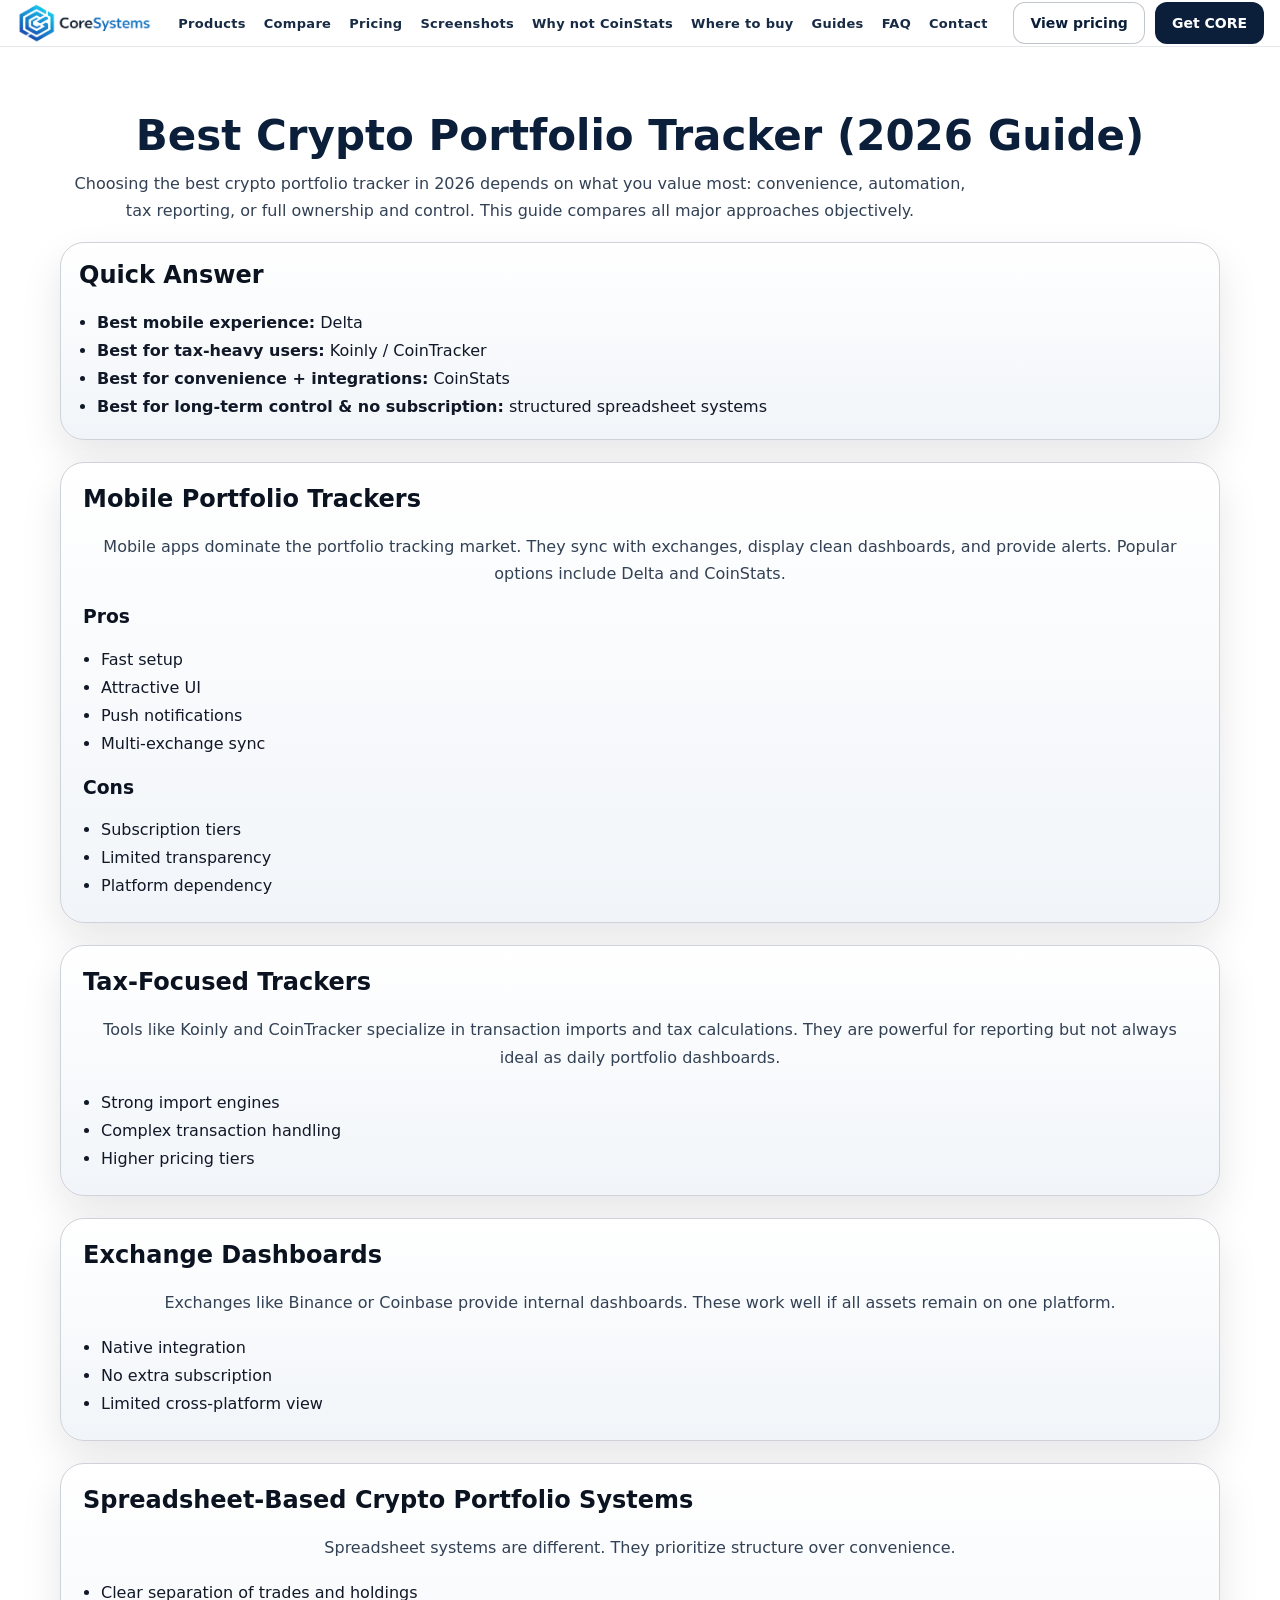
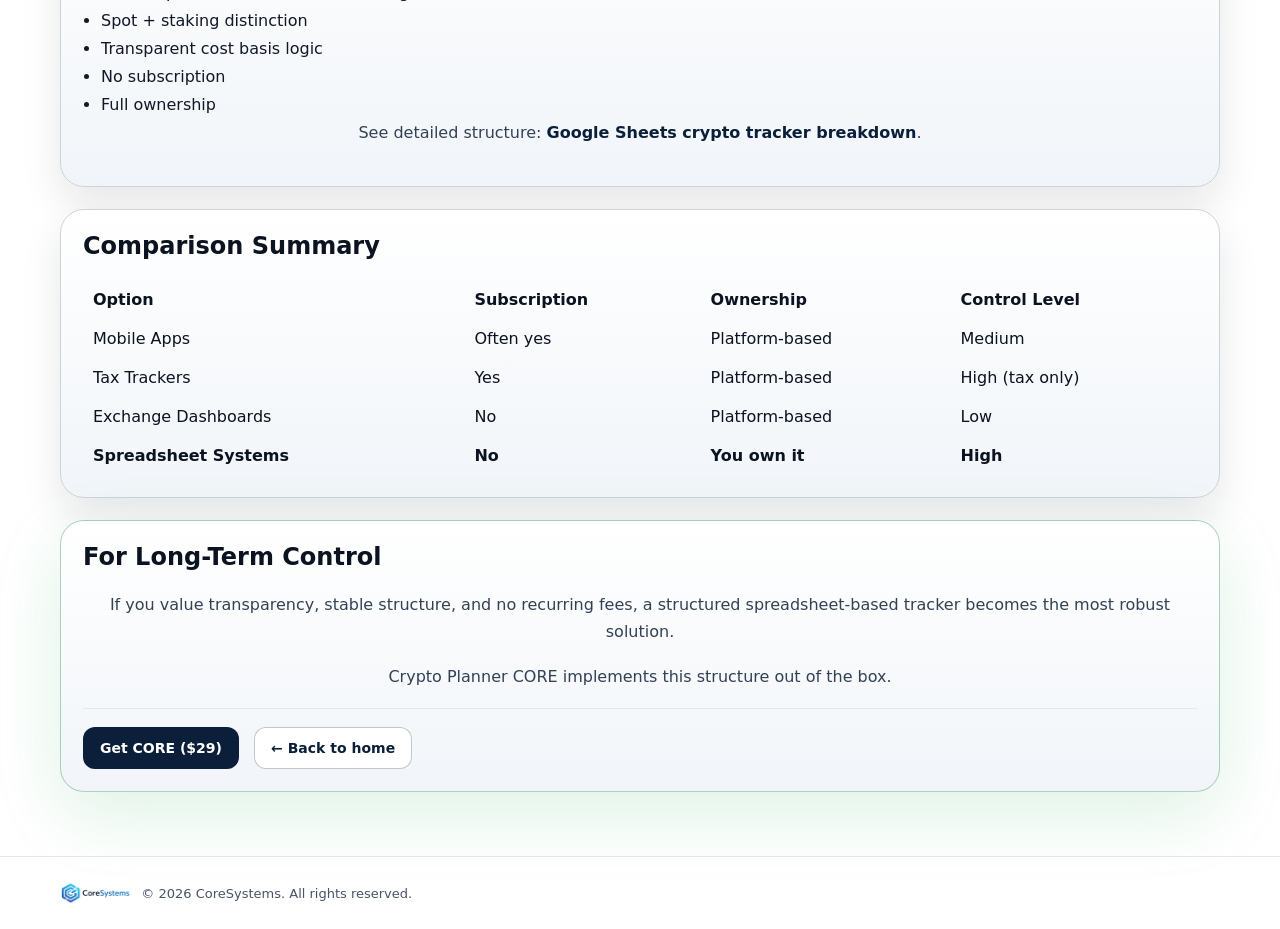
<file: best-crypto-portfolio-tracker/index.html>
<!doctype html>
<html lang="en">
<head>
<meta charset="utf-8"/>
<meta name="viewport" content="width=device-width, initial-scale=1"/>

<title>Best Crypto Portfolio Tracker (2026) — Apps vs Exchanges vs Sheets</title>
<meta name="description" content="Best crypto portfolio tracker in 2026. Compare Delta, CoinStats, Koinly, exchange dashboards and spreadsheet systems. Track spot + staking without subscriptions.">
<link rel="canonical" href="https://www.mycryptoplanner.com/best-crypto-portfolio-tracker/">

<link rel="icon" href="/favicon.ico" sizes="any">
<link rel="icon" type="image/png" sizes="32x32" href="/favicon.png">
<link rel="apple-touch-icon" sizes="180x180" href="/favicon.png">
<meta name="theme-color" content="#0b1f3a">

<link href="https://fonts.googleapis.com/css2?family=Cinzel:wght@600;700&family=Cormorant+Garamond:wght@600;700&display=swap" rel="stylesheet">
<link rel="stylesheet" href="/styles.css?v=20260304b">
</head>

<body>

<header class="topbar">
  <div class="container topbar-inner">
    <a class="brand" href="/" aria-label="Home">
      <img src="/assets/coresystems.png" alt="CoreSystems logo">
    </a>

    <nav class="nav" aria-label="Main navigation">
      <a href="/#products">Products</a>
      <a href="/#compare">Compare</a>
      <a href="/#pricing">Pricing</a>
      <a href="/#screens">Screenshots</a>
      <a href="/#why">Why not CoinStats</a>
      <a href="/#where">Where to buy</a>
      <a href="/#guides">Guides</a>
      <a href="/#faq">FAQ</a>
      <a href="/#contact">Contact</a>
    </nav>

    <div class="top-ctas">
      <a class="btn btn-ghost" href="/#pricing">View pricing</a>
      <a class="btn btn-primary" href="/#pricing">Get CORE</a>
    </div>
  </div>
</header>

<section class="section">
  <div class="container reveal">

    <h1 class="h2" style="font-size:42px;">Best Crypto Portfolio Tracker (2026 Guide)</h1>

    <p class="p" style="max-width:920px;">
      Choosing the best crypto portfolio tracker in 2026 depends on what you value most:
      convenience, automation, tax reporting, or full ownership and control.
      This guide compares all major approaches objectively.
    </p>

    <div class="boxframe" style="margin-top:18px;padding:18px;">
      <h2 style="margin-top:0;">Quick Answer</h2>
      <ul class="ul">
        <li><strong>Best mobile experience:</strong> Delta</li>
        <li><strong>Best for tax-heavy users:</strong> Koinly / CoinTracker</li>
        <li><strong>Best for convenience + integrations:</strong> CoinStats</li>
        <li><strong>Best for long-term control & no subscription:</strong> structured spreadsheet systems</li>
      </ul>
    </div>

    <div class="boxframe" style="margin-top:22px;padding:22px;">
      <h2 style="margin-top:0;">Mobile Portfolio Trackers</h2>
      <p class="p">
        Mobile apps dominate the portfolio tracking market. They sync with exchanges, display clean dashboards, and provide alerts.
        Popular options include Delta and CoinStats.
      </p>

      <h3>Pros</h3>
      <ul class="ul">
        <li>Fast setup</li>
        <li>Attractive UI</li>
        <li>Push notifications</li>
        <li>Multi-exchange sync</li>
      </ul>

      <h3>Cons</h3>
      <ul class="ul">
        <li>Subscription tiers</li>
        <li>Limited transparency</li>
        <li>Platform dependency</li>
      </ul>
    </div>

    <div class="boxframe" style="margin-top:22px;padding:22px;">
      <h2 style="margin-top:0;">Tax-Focused Trackers</h2>
      <p class="p">
        Tools like Koinly and CoinTracker specialize in transaction imports and tax calculations.
        They are powerful for reporting but not always ideal as daily portfolio dashboards.
      </p>
      <ul class="ul">
        <li>Strong import engines</li>
        <li>Complex transaction handling</li>
        <li>Higher pricing tiers</li>
      </ul>
    </div>

    <div class="boxframe" style="margin-top:22px;padding:22px;">
      <h2 style="margin-top:0;">Exchange Dashboards</h2>
      <p class="p">
        Exchanges like Binance or Coinbase provide internal dashboards. These work well if all assets remain on one platform.
      </p>
      <ul class="ul">
        <li>Native integration</li>
        <li>No extra subscription</li>
        <li>Limited cross-platform view</li>
      </ul>
    </div>

    <div class="boxframe" style="margin-top:22px;padding:22px;">
      <h2 style="margin-top:0;">Spreadsheet-Based Crypto Portfolio Systems</h2>
      <p class="p">Spreadsheet systems are different. They prioritize structure over convenience.</p>
      <ul class="ul">
        <li>Clear separation of trades and holdings</li>
        <li>Spot + staking distinction</li>
        <li>Transparent cost basis logic</li>
        <li>No subscription</li>
        <li>Full ownership</li>
      </ul>
      <p class="p">
        See detailed structure:
        <a href="/google-sheets-crypto-tracker/">Google Sheets crypto tracker breakdown</a>.
      </p>
    </div>

    <div class="boxframe" style="margin-top:22px;padding:22px;">
      <h2 style="margin-top:0;">Comparison Summary</h2>
      <div style="overflow:auto;">
        <table style="width:100%; border-collapse:collapse;">
          <tr>
            <th style="padding:10px;text-align:left;">Option</th>
            <th style="padding:10px;text-align:left;">Subscription</th>
            <th style="padding:10px;text-align:left;">Ownership</th>
            <th style="padding:10px;text-align:left;">Control Level</th>
          </tr>
          <tr>
            <td style="padding:10px;">Mobile Apps</td>
            <td style="padding:10px;">Often yes</td>
            <td style="padding:10px;">Platform-based</td>
            <td style="padding:10px;">Medium</td>
          </tr>
          <tr>
            <td style="padding:10px;">Tax Trackers</td>
            <td style="padding:10px;">Yes</td>
            <td style="padding:10px;">Platform-based</td>
            <td style="padding:10px;">High (tax only)</td>
          </tr>
          <tr>
            <td style="padding:10px;">Exchange Dashboards</td>
            <td style="padding:10px;">No</td>
            <td style="padding:10px;">Platform-based</td>
            <td style="padding:10px;">Low</td>
          </tr>
          <tr>
            <td style="padding:10px;"><strong>Spreadsheet Systems</strong></td>
            <td style="padding:10px;"><strong>No</strong></td>
            <td style="padding:10px;"><strong>You own it</strong></td>
            <td style="padding:10px;"><strong>High</strong></td>
          </tr>
        </table>
      </div>
    </div>

    <div class="boxframe boxframe-price" style="margin-top:22px;padding:22px;">
      <h2 style="margin-top:0;">For Long-Term Control</h2>
      <p class="p">
        If you value transparency, stable structure, and no recurring fees,
        a structured spreadsheet-based tracker becomes the most robust solution.
      </p>
      <p class="p">Crypto Planner CORE implements this structure out of the box.</p>
      <div class="hr"></div>
      <a class="btn btn-primary" href="/#pricing">Get CORE ($29)</a>
      <a class="btn btn-ghost" href="/" style="margin-left:10px;">← Back to home</a>
    </div>

  </div>
</section>

<footer class="footer">
  <div class="container footer-inner">
    <div style="display:flex; gap:10px; align-items:center;">
      <img src="/assets/coresystems.png" alt="CoreSystems">
      <div>© 2026 CoreSystems. All rights reserved.</div>
    </div>
  </div>
</footer>

<script>
(function(){
  const prefersReduced = window.matchMedia && window.matchMedia('(prefers-reduced-motion: reduce)').matches;
  const els = Array.from(document.querySelectorAll('.reveal'));
  if (!els.length) return;
  if (prefersReduced || !('IntersectionObserver' in window)){
    els.forEach(el => el.classList.add('is-in'));
    return;
  }
  const io = new IntersectionObserver((entries)=>{
    entries.forEach(e=>{ if(e.isIntersecting){ e.target.classList.add('is-in'); io.unobserve(e.target); } });
  }, {threshold: 0.12});
  els.forEach(el=>io.observe(el));
})();
</script>

</body>
</html>
</file>
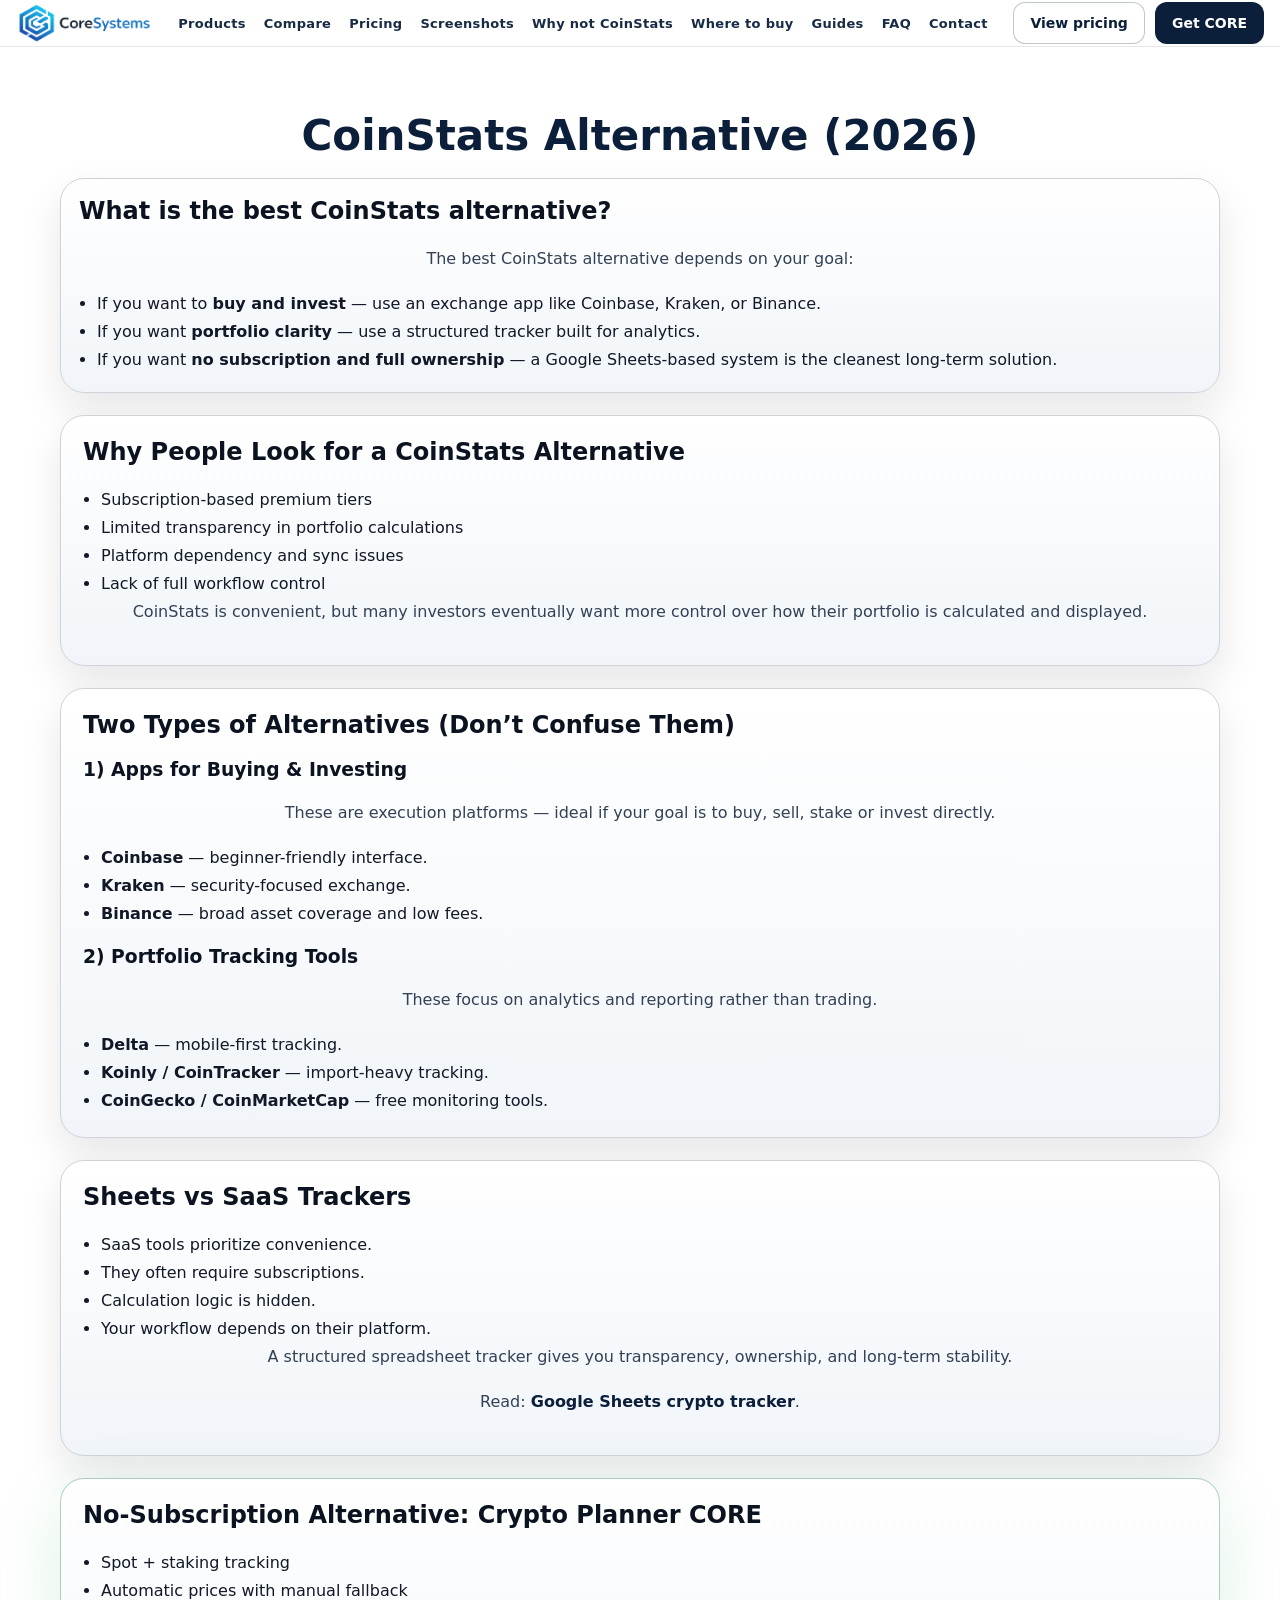
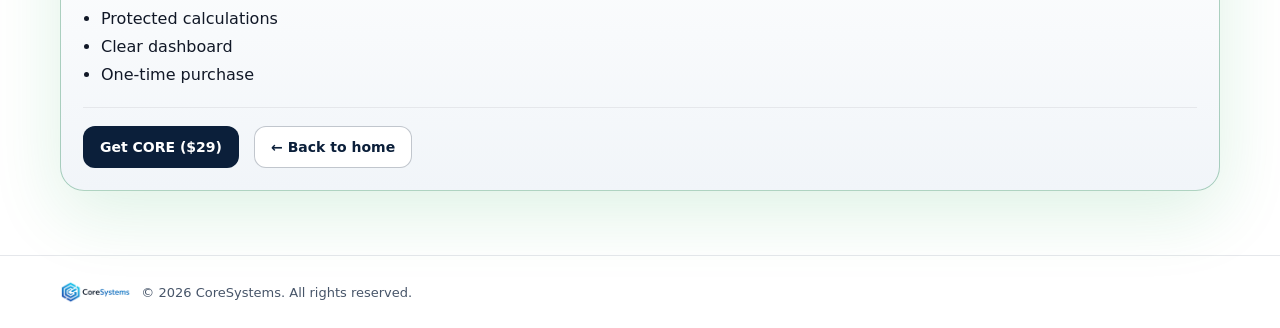
<file: coinstats-alternative/index.html>
<!doctype html>
<html lang="en">
<head>
  <meta charset="utf-8"/>
  <meta name="viewport" content="width=device-width, initial-scale=1"/>

  <title>Best CoinStats Alternative (2026) — No Subscription, Full Control</title>
  <meta name="description" content="Best CoinStats alternative in 2026. Compare portfolio trackers and investing apps. Avoid subscriptions and track spot + staking with full ownership.">
  <link rel="canonical" href="https://www.mycryptoplanner.com/coinstats-alternative/">

  <link rel="icon" href="/favicon.ico" sizes="any">
  <link rel="icon" type="image/png" sizes="32x32" href="/favicon.png">
  <link rel="apple-touch-icon" sizes="180x180" href="/favicon.png">
  <meta name="theme-color" content="#0b1f3a">

  <link href="https://fonts.googleapis.com/css2?family=Cinzel:wght@600;700&family=Cormorant+Garamond:wght@600;700&display=swap" rel="stylesheet">
  <link rel="stylesheet" href="/styles.css?v=20260304b">
</head>

<body>

<header class="topbar">
  <div class="container topbar-inner">
    <a class="brand" href="/" aria-label="Home">
      <img src="/assets/coresystems.png" alt="CoreSystems logo">
    </a>

    <nav class="nav" aria-label="Main navigation">
      <a href="/#products">Products</a>
      <a href="/#compare">Compare</a>
      <a href="/#pricing">Pricing</a>
      <a href="/#screens">Screenshots</a>
      <a href="/#why">Why not CoinStats</a>
      <a href="/#where">Where to buy</a>
      <a href="/#guides">Guides</a>
      <a href="/#faq">FAQ</a>
      <a href="/#contact">Contact</a>
    </nav>

    <div class="top-ctas">
      <a class="btn btn-ghost" href="/#pricing">View pricing</a>
      <a class="btn btn-primary" href="/#pricing">Get CORE</a>
    </div>
  </div>
</header>

<section class="section">
  <div class="container reveal">

    <h1 class="h2" style="font-size:42px;">CoinStats Alternative (2026)</h1>

    <div class="boxframe" style="margin-top:18px; padding:18px;">
      <h2 style="margin-top:0;">What is the best CoinStats alternative?</h2>
      <p class="p">The best CoinStats alternative depends on your goal:</p>
      <ul class="ul">
        <li>If you want to <strong>buy and invest</strong> — use an exchange app like Coinbase, Kraken, or Binance.</li>
        <li>If you want <strong>portfolio clarity</strong> — use a structured tracker built for analytics.</li>
        <li>If you want <strong>no subscription and full ownership</strong> — a Google Sheets-based system is the cleanest long-term solution.</li>
      </ul>
    </div>

    <div class="boxframe" style="margin-top:22px; padding:22px;">
      <h2 style="margin-top:0;">Why People Look for a CoinStats Alternative</h2>
      <ul class="ul">
        <li>Subscription-based premium tiers</li>
        <li>Limited transparency in portfolio calculations</li>
        <li>Platform dependency and sync issues</li>
        <li>Lack of full workflow control</li>
      </ul>
      <p class="p">
        CoinStats is convenient, but many investors eventually want more control over how their portfolio is calculated and displayed.
      </p>
    </div>

    <div class="boxframe" style="margin-top:22px; padding:22px;">
      <h2 style="margin-top:0;">Two Types of Alternatives (Don’t Confuse Them)</h2>

      <h3>1) Apps for Buying & Investing</h3>
      <p class="p">These are execution platforms — ideal if your goal is to buy, sell, stake or invest directly.</p>
      <ul class="ul">
        <li><strong>Coinbase</strong> — beginner-friendly interface.</li>
        <li><strong>Kraken</strong> — security-focused exchange.</li>
        <li><strong>Binance</strong> — broad asset coverage and low fees.</li>
      </ul>

      <h3 style="margin-top:18px;">2) Portfolio Tracking Tools</h3>
      <p class="p">These focus on analytics and reporting rather than trading.</p>
      <ul class="ul">
        <li><strong>Delta</strong> — mobile-first tracking.</li>
        <li><strong>Koinly / CoinTracker</strong> — import-heavy tracking.</li>
        <li><strong>CoinGecko / CoinMarketCap</strong> — free monitoring tools.</li>
      </ul>
    </div>

    <div class="boxframe" style="margin-top:22px; padding:22px;">
      <h2 style="margin-top:0;">Sheets vs SaaS Trackers</h2>
      <ul class="ul">
        <li>SaaS tools prioritize convenience.</li>
        <li>They often require subscriptions.</li>
        <li>Calculation logic is hidden.</li>
        <li>Your workflow depends on their platform.</li>
      </ul>
      <p class="p">A structured spreadsheet tracker gives you transparency, ownership, and long-term stability.</p>
      <p class="p">
        Read: <a href="/google-sheets-crypto-tracker/">Google Sheets crypto tracker</a>.
      </p>
    </div>

    <div class="boxframe boxframe-price" style="margin-top:22px; padding:22px;">
      <h2 style="margin-top:0;">No-Subscription Alternative: Crypto Planner CORE</h2>
      <ul class="ul">
        <li>Spot + staking tracking</li>
        <li>Automatic prices with manual fallback</li>
        <li>Protected calculations</li>
        <li>Clear dashboard</li>
        <li>One-time purchase</li>
      </ul>
      <div class="hr"></div>
      <a class="btn btn-primary" href="/#pricing">Get CORE ($29)</a>
      <a class="btn btn-ghost" href="/" style="margin-left:10px;">← Back to home</a>
    </div>

  </div>
</section>

<footer class="footer">
  <div class="container footer-inner">
    <div style="display:flex; gap:10px; align-items:center;">
      <img src="/assets/coresystems.png" alt="CoreSystems">
      <div>© 2026 CoreSystems. All rights reserved.</div>
    </div>
  </div>
</footer>

<script>
(function(){
  const prefersReduced = window.matchMedia && window.matchMedia('(prefers-reduced-motion: reduce)').matches;
  const els = Array.from(document.querySelectorAll('.reveal'));
  if (!els.length) return;
  if (prefersReduced || !('IntersectionObserver' in window)){
    els.forEach(el => el.classList.add('is-in'));
    return;
  }
  const io = new IntersectionObserver((entries)=>{
    entries.forEach(e=>{ if(e.isIntersecting){ e.target.classList.add('is-in'); io.unobserve(e.target); } });
  }, {threshold: 0.12});
  els.forEach(el=>io.observe(el));
})();
</script>

</body>
</html>
</file>
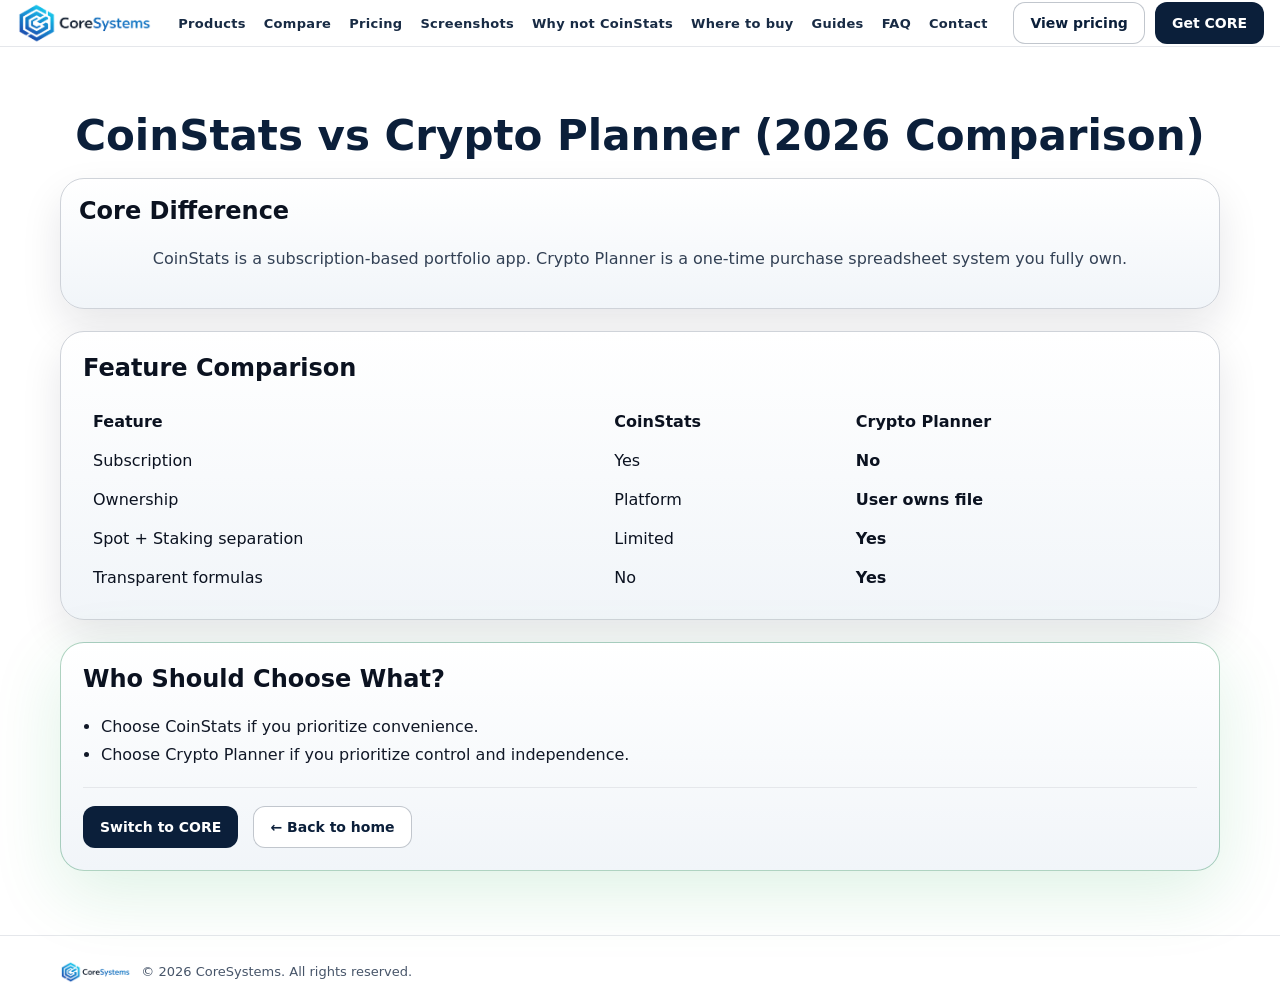
<file: coinstats-vs-crypto-planner/index.html>
<!doctype html>
<html lang="en">
<head>
<meta charset="utf-8"/>
<meta name="viewport" content="width=device-width, initial-scale=1"/>

<title>CoinStats vs Crypto Planner — Which Is Better in 2026?</title>
<meta name="description" content="CoinStats vs Crypto Planner comparison. Compare subscription costs, ownership, transparency and tracking structure.">
<link rel="canonical" href="https://www.mycryptoplanner.com/coinstats-vs-crypto-planner/">

<link rel="icon" href="/favicon.ico" sizes="any">
<link rel="icon" type="image/png" sizes="32x32" href="/favicon.png">
<link rel="apple-touch-icon" sizes="180x180" href="/favicon.png">
<meta name="theme-color" content="#0b1f3a">

<link href="https://fonts.googleapis.com/css2?family=Cinzel:wght@600;700&family=Cormorant+Garamond:wght@600;700&display=swap" rel="stylesheet">
<link rel="stylesheet" href="/styles.css?v=20260304b">
</head>

<body>

<header class="topbar">
  <div class="container topbar-inner">
    <a class="brand" href="/" aria-label="Home">
      <img src="/assets/coresystems.png" alt="CoreSystems logo">
    </a>

    <nav class="nav" aria-label="Main navigation">
      <a href="/#products">Products</a>
      <a href="/#compare">Compare</a>
      <a href="/#pricing">Pricing</a>
      <a href="/#screens">Screenshots</a>
      <a href="/#why">Why not CoinStats</a>
      <a href="/#where">Where to buy</a>
      <a href="/#guides">Guides</a>
      <a href="/#faq">FAQ</a>
      <a href="/#contact">Contact</a>
    </nav>

    <div class="top-ctas">
      <a class="btn btn-ghost" href="/#pricing">View pricing</a>
      <a class="btn btn-primary" href="/#pricing">Get CORE</a>
    </div>
  </div>
</header>

<section class="section">
  <div class="container reveal">

    <h1 class="h2" style="font-size:42px;">CoinStats vs Crypto Planner (2026 Comparison)</h1>

    <div class="boxframe" style="margin-top:18px;padding:18px;">
      <h2 style="margin-top:0;">Core Difference</h2>
      <p class="p">
        CoinStats is a subscription-based portfolio app.
        Crypto Planner is a one-time purchase spreadsheet system you fully own.
      </p>
    </div>

    <div class="boxframe" style="margin-top:22px;padding:22px;">
      <h2 style="margin-top:0;">Feature Comparison</h2>

      <div style="overflow:auto;">
        <table style="width:100%; border-collapse:collapse;">
          <tr>
            <th style="padding:10px;text-align:left;">Feature</th>
            <th style="padding:10px;text-align:left;">CoinStats</th>
            <th style="padding:10px;text-align:left;">Crypto Planner</th>
          </tr>
          <tr>
            <td style="padding:10px;">Subscription</td>
            <td style="padding:10px;">Yes</td>
            <td style="padding:10px;"><strong>No</strong></td>
          </tr>
          <tr>
            <td style="padding:10px;">Ownership</td>
            <td style="padding:10px;">Platform</td>
            <td style="padding:10px;"><strong>User owns file</strong></td>
          </tr>
          <tr>
            <td style="padding:10px;">Spot + Staking separation</td>
            <td style="padding:10px;">Limited</td>
            <td style="padding:10px;"><strong>Yes</strong></td>
          </tr>
          <tr>
            <td style="padding:10px;">Transparent formulas</td>
            <td style="padding:10px;">No</td>
            <td style="padding:10px;"><strong>Yes</strong></td>
          </tr>
        </table>
      </div>
    </div>

    <div class="boxframe boxframe-price" style="margin-top:22px;padding:22px;">
      <h2 style="margin-top:0;">Who Should Choose What?</h2>

      <ul class="ul">
        <li>Choose CoinStats if you prioritize convenience.</li>
        <li>Choose Crypto Planner if you prioritize control and independence.</li>
      </ul>

      <div class="hr"></div>
      <a class="btn btn-primary" href="/#pricing">Switch to CORE</a>
      <a class="btn btn-ghost" href="/" style="margin-left:10px;">← Back to home</a>
    </div>

  </div>
</section>

<footer class="footer">
  <div class="container footer-inner">
    <div style="display:flex; gap:10px; align-items:center;">
      <img src="/assets/coresystems.png" alt="CoreSystems">
      <div>© 2026 CoreSystems. All rights reserved.</div>
    </div>
  </div>
</footer>

<script>
(function(){
  const prefersReduced = window.matchMedia && window.matchMedia('(prefers-reduced-motion: reduce)').matches;
  const els = Array.from(document.querySelectorAll('.reveal'));
  if (!els.length) return;
  if (prefersReduced || !('IntersectionObserver' in window)){
    els.forEach(el => el.classList.add('is-in'));
    return;
  }
  const io = new IntersectionObserver((entries)=>{
    entries.forEach(e=>{ if(e.isIntersecting){ e.target.classList.add('is-in'); io.unobserve(e.target); } });
  }, {threshold: 0.12});
  els.forEach(el=>io.observe(el));
})();
</script>

</body>
</html>
</file>
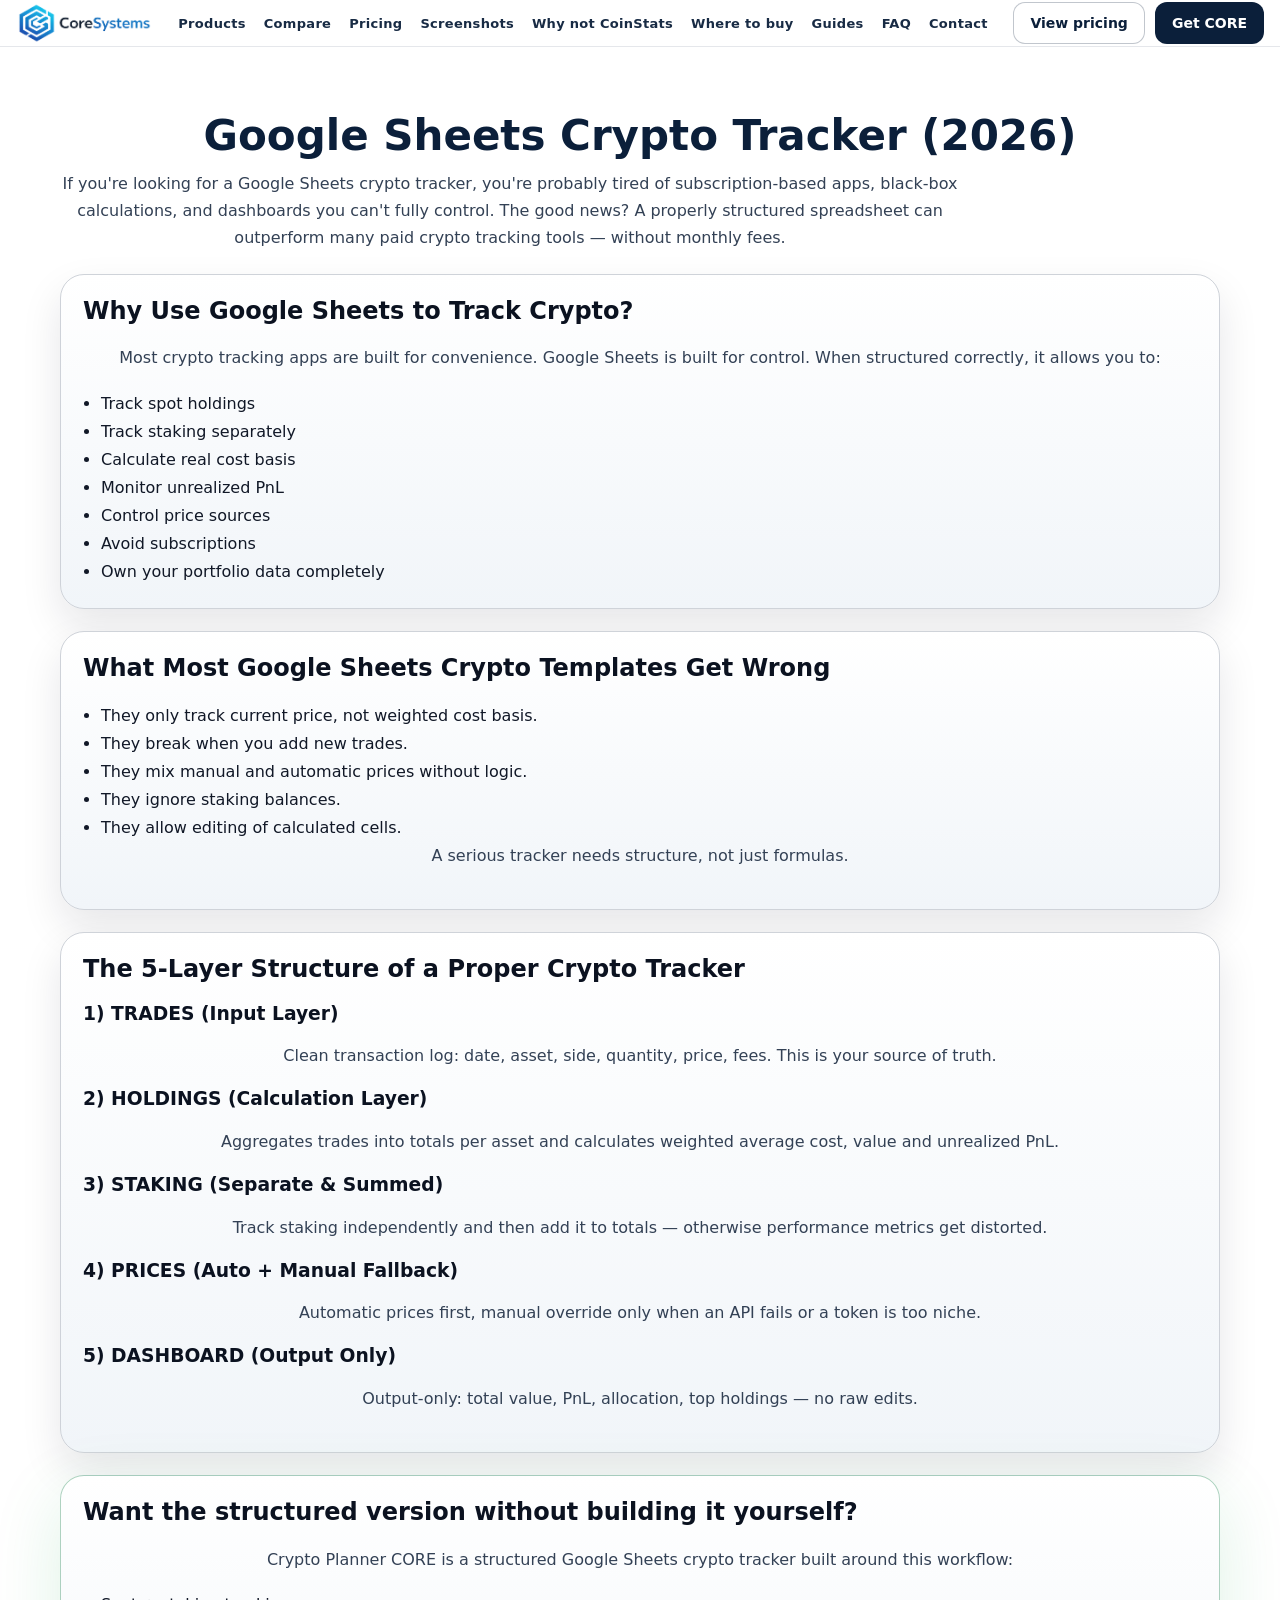
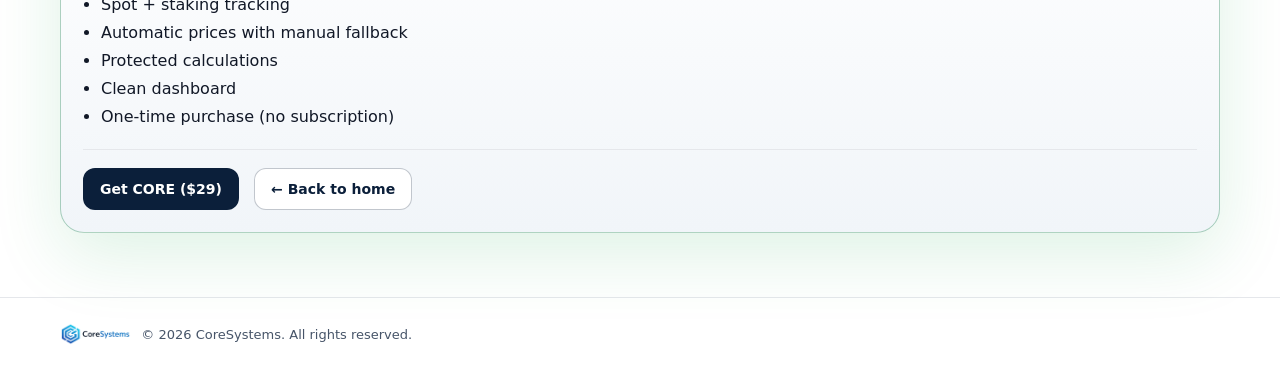
<file: google-sheets-crypto-tracker/index.html>
<!doctype html>
<html lang="en">
<head>
  <meta charset="utf-8"/>
  <meta name="viewport" content="width=device-width, initial-scale=1"/>

  <title>Google Sheets Crypto Tracker (2026) — Track Crypto Without Subscriptions</title>
  <meta name="description" content="Build a powerful Google Sheets crypto tracker with spot + staking, automatic price updates and clean cost basis. No subscriptions. Full ownership."/>
  <link rel="canonical" href="https://www.mycryptoplanner.com/google-sheets-crypto-tracker/">

  <link rel="icon" href="/favicon.ico" sizes="any">
  <link rel="icon" type="image/png" sizes="32x32" href="/favicon.png">
  <link rel="apple-touch-icon" sizes="180x180" href="/favicon.png">
  <meta name="theme-color" content="#0b1f3a">

  <link href="https://fonts.googleapis.com/css2?family=Cinzel:wght@600;700&family=Cormorant+Garamond:wght@600;700&display=swap" rel="stylesheet">
  <link rel="stylesheet" href="/styles.css?v=20260304b">
</head>

<body>

<header class="topbar">
  <div class="container topbar-inner">
    <a class="brand" href="/" aria-label="Home">
      <img src="/assets/coresystems.png" alt="CoreSystems logo">
    </a>

    <nav class="nav" aria-label="Main navigation">
      <a href="/#products">Products</a>
      <a href="/#compare">Compare</a>
      <a href="/#pricing">Pricing</a>
      <a href="/#screens">Screenshots</a>
      <a href="/#why">Why not CoinStats</a>
      <a href="/#where">Where to buy</a>
      <a href="/#guides">Guides</a>
      <a href="/#faq">FAQ</a>
      <a href="/#contact">Contact</a>
    </nav>

    <div class="top-ctas">
      <a class="btn btn-ghost" href="/#pricing">View pricing</a>
      <a class="btn btn-primary" href="/#pricing">Get CORE</a>
    </div>
  </div>
</header>

<section class="section">
  <div class="container reveal">

    <h1 class="h2" style="font-size:42px;">Google Sheets Crypto Tracker (2026)</h1>

    <p class="p" style="max-width:900px;">
      If you're looking for a Google Sheets crypto tracker, you're probably tired of subscription-based apps,
      black-box calculations, and dashboards you can't fully control. The good news? A properly structured
      spreadsheet can outperform many paid crypto tracking tools — without monthly fees.
    </p>

    <div class="boxframe" style="margin-top:22px; padding:22px;">
      <h2 style="margin-top:0;">Why Use Google Sheets to Track Crypto?</h2>
      <p class="p">
        Most crypto tracking apps are built for convenience. Google Sheets is built for control.
        When structured correctly, it allows you to:
      </p>

      <ul class="ul">
        <li>Track spot holdings</li>
        <li>Track staking separately</li>
        <li>Calculate real cost basis</li>
        <li>Monitor unrealized PnL</li>
        <li>Control price sources</li>
        <li>Avoid subscriptions</li>
        <li>Own your portfolio data completely</li>
      </ul>
    </div>

    <div class="boxframe" style="margin-top:22px; padding:22px;">
      <h2 style="margin-top:0;">What Most Google Sheets Crypto Templates Get Wrong</h2>
      <ul class="ul">
        <li>They only track current price, not weighted cost basis.</li>
        <li>They break when you add new trades.</li>
        <li>They mix manual and automatic prices without logic.</li>
        <li>They ignore staking balances.</li>
        <li>They allow editing of calculated cells.</li>
      </ul>

      <p class="p">
        A serious tracker needs structure, not just formulas.
      </p>
    </div>

    <div class="boxframe" style="margin-top:22px; padding:22px;">
      <h2 style="margin-top:0;">The 5-Layer Structure of a Proper Crypto Tracker</h2>

      <h3>1) TRADES (Input Layer)</h3>
      <p class="p">Clean transaction log: date, asset, side, quantity, price, fees. This is your source of truth.</p>

      <h3>2) HOLDINGS (Calculation Layer)</h3>
      <p class="p">Aggregates trades into totals per asset and calculates weighted average cost, value and unrealized PnL.</p>

      <h3>3) STAKING (Separate & Summed)</h3>
      <p class="p">Track staking independently and then add it to totals — otherwise performance metrics get distorted.</p>

      <h3>4) PRICES (Auto + Manual Fallback)</h3>
      <p class="p">Automatic prices first, manual override only when an API fails or a token is too niche.</p>

      <h3>5) DASHBOARD (Output Only)</h3>
      <p class="p">Output-only: total value, PnL, allocation, top holdings — no raw edits.</p>
    </div>

    <div class="boxframe boxframe-price" style="margin-top:22px; padding:22px;">
      <h2 style="margin-top:0;">Want the structured version without building it yourself?</h2>

      <p class="p">
        Crypto Planner CORE is a structured Google Sheets crypto tracker built around this workflow:
      </p>

      <ul class="ul">
        <li>Spot + staking tracking</li>
        <li>Automatic prices with manual fallback</li>
        <li>Protected calculations</li>
        <li>Clean dashboard</li>
        <li>One-time purchase (no subscription)</li>
      </ul>

      <div class="hr"></div>
      <a class="btn btn-primary" href="/#pricing">Get CORE ($29)</a>
      <a class="btn btn-ghost" href="/" style="margin-left:10px;">← Back to home</a>
    </div>

  </div>
</section>

<footer class="footer">
  <div class="container footer-inner">
    <div style="display:flex; gap:10px; align-items:center;">
      <img src="/assets/coresystems.png" alt="CoreSystems">
      <div>© 2026 CoreSystems. All rights reserved.</div>
    </div>
  </div>
</footer>

<script>
(function(){
  const prefersReduced = window.matchMedia && window.matchMedia('(prefers-reduced-motion: reduce)').matches;
  const els = Array.from(document.querySelectorAll('.reveal'));
  if (!els.length) return;
  if (prefersReduced || !('IntersectionObserver' in window)){
    els.forEach(el => el.classList.add('is-in'));
    return;
  }
  const io = new IntersectionObserver((entries)=>{
    entries.forEach(e=>{ if(e.isIntersecting){ e.target.classList.add('is-in'); io.unobserve(e.target); } });
  }, {threshold: 0.12});
  els.forEach(el=>io.observe(el));
})();
</script>

</body>
</html>
</file>
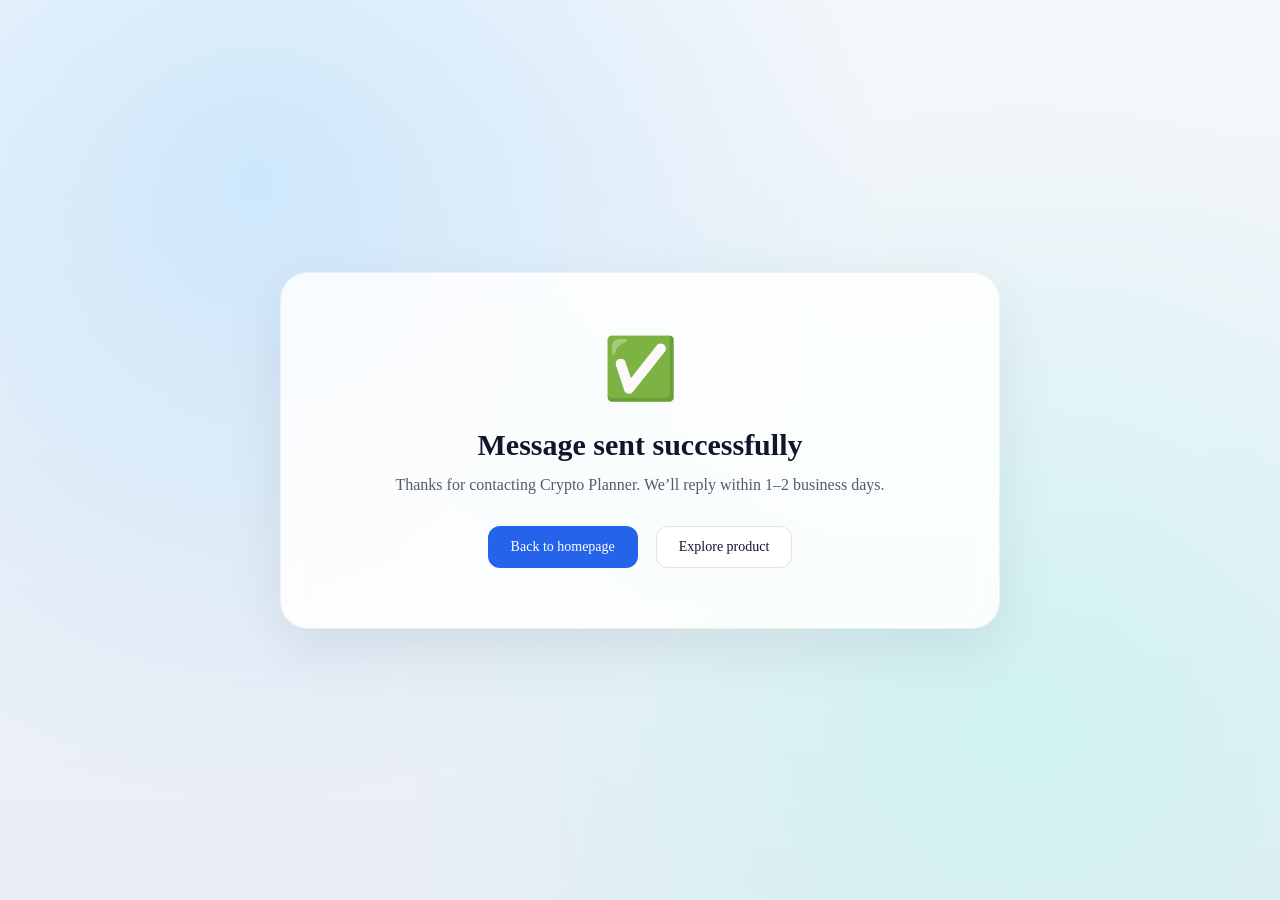
<file: thanks/index.html>
<!doctype html>
<html lang="en">
<head>
  <meta charset="utf-8" />
  <meta name="viewport" content="width=device-width, initial-scale=1" />
  <title>Message sent — Crypto Planner</title>
  <link rel="stylesheet" href="/styles.css" />

  <style>
    body {
      margin: 0;
      font-family: inherit;
      background:
        radial-gradient(circle at 20% 20%, rgba(0,150,255,0.15), transparent 50%),
        radial-gradient(circle at 80% 80%, rgba(0,255,200,0.12), transparent 50%),
        linear-gradient(180deg, #f4f7fb 0%, #e9eef6 100%);
      color: #0f172a;
      display: flex;
      align-items: center;
      justify-content: center;
      min-height: 100vh;
    }

    .thanks-wrapper {
      max-width: 720px;
      width: 90%;
      padding: 60px 40px;
      border-radius: 28px;
      background: rgba(255,255,255,0.85);
      backdrop-filter: blur(12px);
      border: 1px solid rgba(0,0,0,0.05);
      box-shadow: 0 20px 60px rgba(0,0,0,0.08);
      text-align: center;
      animation: fadeUp 0.8s ease forwards;
      opacity: 0;
      transform: translateY(20px);
    }

    .thanks-icon {
      font-size: 60px;
      margin-bottom: 24px;
      animation: pulse 2s infinite ease-in-out;
    }

    .thanks-title {
      font-size: 30px;
      font-weight: 600;
      margin-bottom: 14px;
    }

    .thanks-text {
      opacity: 0.7;
      margin-bottom: 32px;
      font-size: 16px;
    }

    .thanks-actions {
      display: flex;
      justify-content: center;
      gap: 18px;
      flex-wrap: wrap;
    }

    .btn {
      padding: 12px 22px;
      border-radius: 12px;
      text-decoration: none;
      font-weight: 500;
      transition: 0.25s ease;
    }

    .btn-primary {
      background: #2563eb;
      color: #ffffff;
    }

    .btn-primary:hover {
      background: #1e4fd8;
      transform: translateY(-2px);
    }

    .btn-secondary {
      border: 1px solid rgba(0,0,0,0.1);
      color: #0f172a;
      background: white;
    }

    .btn-secondary:hover {
      background: #f1f5f9;
      transform: translateY(-2px);
    }

    @keyframes fadeUp {
      to {
        opacity: 1;
        transform: translateY(0);
      }
    }

    @keyframes pulse {
      0% { transform: scale(1); }
      50% { transform: scale(1.08); }
      100% { transform: scale(1); }
    }
  </style>
</head>

<body>

  <div class="thanks-wrapper">

    <div class="thanks-icon">✅</div>

    <div class="thanks-title">
      Message sent successfully
    </div>

    <div class="thanks-text">
      Thanks for contacting Crypto Planner.  
      We’ll reply within 1–2 business days.
    </div>

    <div class="thanks-actions">
      <a href="/" class="btn btn-primary">Back to homepage</a>
      <a href="/" class="btn btn-secondary">Explore product</a>
    </div>

  </div>

</body>
</html>
</file>
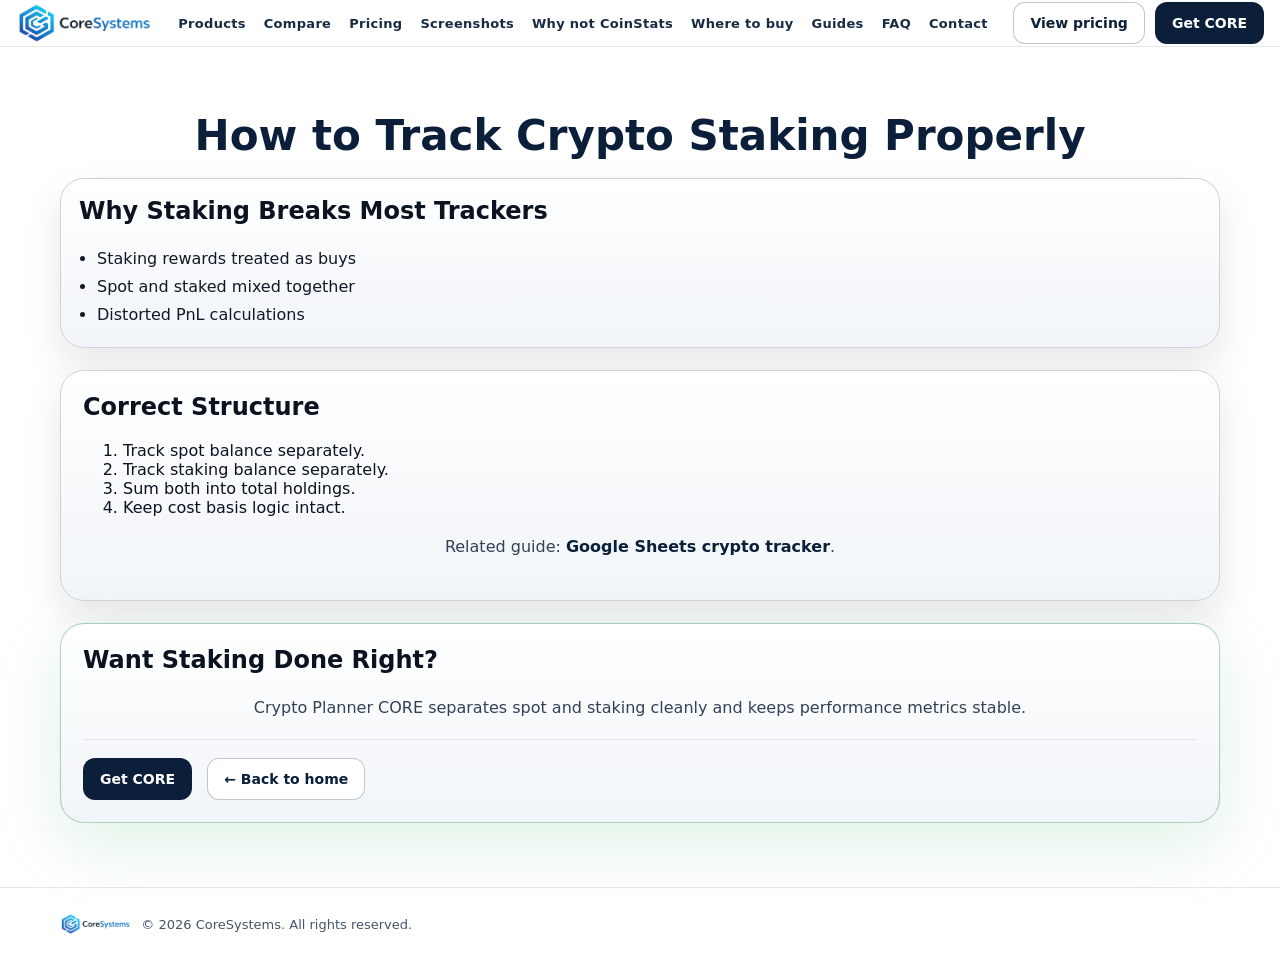
<file: track-staking/index.html>
<!doctype html>
<html lang="en">
<head>
<meta charset="utf-8"/>
<meta name="viewport" content="width=device-width, initial-scale=1"/>

<title>How to Track Crypto Staking (2026) — Spot + Staked Properly</title>
<meta name="description" content="Learn how to track crypto staking correctly. Separate spot and staked balances, calculate real cost basis and avoid distorted portfolio metrics.">
<link rel="canonical" href="https://www.mycryptoplanner.com/track-staking/">

<link rel="icon" href="/favicon.ico" sizes="any">
<link rel="icon" type="image/png" sizes="32x32" href="/favicon.png">
<link rel="apple-touch-icon" sizes="180x180" href="/favicon.png">
<meta name="theme-color" content="#0b1f3a">

<link href="https://fonts.googleapis.com/css2?family=Cinzel:wght@600;700&family=Cormorant+Garamond:wght@600;700&display=swap" rel="stylesheet">
<link rel="stylesheet" href="/styles.css?v=20260304b">
</head>

<body>

<header class="topbar">
  <div class="container topbar-inner">
    <a class="brand" href="/" aria-label="Home">
      <img src="/assets/coresystems.png" alt="CoreSystems logo">
    </a>

    <nav class="nav" aria-label="Main navigation">
      <a href="/#products">Products</a>
      <a href="/#compare">Compare</a>
      <a href="/#pricing">Pricing</a>
      <a href="/#screens">Screenshots</a>
      <a href="/#why">Why not CoinStats</a>
      <a href="/#where">Where to buy</a>
      <a href="/#guides">Guides</a>
      <a href="/#faq">FAQ</a>
      <a href="/#contact">Contact</a>
    </nav>

    <div class="top-ctas">
      <a class="btn btn-ghost" href="/#pricing">View pricing</a>
      <a class="btn btn-primary" href="/#pricing">Get CORE</a>
    </div>
  </div>
</header>

<section class="section">
  <div class="container reveal">

    <h1 class="h2" style="font-size:42px;">How to Track Crypto Staking Properly</h1>

    <div class="boxframe" style="margin-top:18px;padding:18px;">
      <h2 style="margin-top:0;">Why Staking Breaks Most Trackers</h2>
      <ul class="ul">
        <li>Staking rewards treated as buys</li>
        <li>Spot and staked mixed together</li>
        <li>Distorted PnL calculations</li>
      </ul>
    </div>

    <div class="boxframe" style="margin-top:22px;padding:22px;">
      <h2 style="margin-top:0;">Correct Structure</h2>
      <ol>
        <li>Track spot balance separately.</li>
        <li>Track staking balance separately.</li>
        <li>Sum both into total holdings.</li>
        <li>Keep cost basis logic intact.</li>
      </ol>
      <p class="p" style="margin-top:12px;">
        Related guide: <a href="/google-sheets-crypto-tracker/">Google Sheets crypto tracker</a>.
      </p>
    </div>

    <div class="boxframe boxframe-price" style="margin-top:22px;padding:22px;">
      <h2 style="margin-top:0;">Want Staking Done Right?</h2>
      <p class="p">
        Crypto Planner CORE separates spot and staking cleanly and keeps performance metrics stable.
      </p>
      <div class="hr"></div>
      <a class="btn btn-primary" href="/#pricing">Get CORE</a>
      <a class="btn btn-ghost" href="/" style="margin-left:10px;">← Back to home</a>
    </div>

  </div>
</section>

<footer class="footer">
  <div class="container footer-inner">
    <div style="display:flex; gap:10px; align-items:center;">
      <img src="/assets/coresystems.png" alt="CoreSystems">
      <div>© 2026 CoreSystems. All rights reserved.</div>
    </div>
  </div>
</footer>

<script>
(function(){
  const prefersReduced = window.matchMedia && window.matchMedia('(prefers-reduced-motion: reduce)').matches;
  const els = Array.from(document.querySelectorAll('.reveal'));
  if (!els.length) return;
  if (prefersReduced || !('IntersectionObserver' in window)){
    els.forEach(el => el.classList.add('is-in'));
    return;
  }
  const io = new IntersectionObserver((entries)=>{
    entries.forEach(e=>{ if(e.isIntersecting){ e.target.classList.add('is-in'); io.unobserve(e.target); } });
  }, {threshold: 0.12});
  els.forEach(el=>io.observe(el));
})();
</script>

</body>
</html>
</file>
<file: styles.css>
:root{
  --navy:#0b1f3a;
  --navy2:#071628;
  --ink:#0b1220;
  --ink2:#111827;
  --muted:#334155;
  --line:#e5e7eb;
  --soft:#f8fafc;

  --silverA:#ffffff;
  --silverB:#f1f5f9;
  --silverC:#e2e8f0;
  --silverText:#2b3648;

  --available:#2dd4bf;
  --soon:#f59e0b;

  --green:#16a34a;

  --shadow: 0 18px 48px rgba(0,0,0,.12);
  --shadow2: 0 30px 90px rgba(0,0,0,.18);

  --frameBorder: rgba(11,31,58,0.16);
  --frameGlowA: rgba(15,23,42,0.10);
  --frameGlowB: rgba(29,121,255,0.08);

  --priceBorder: rgba(22,163,74,0.26);
  --priceGlow: rgba(22,163,74,0.14);
}

*{box-sizing:border-box}
html{scroll-behavior:smooth}
body{
  margin:0;
  font-family: ui-sans-serif, system-ui, -apple-system, Segoe UI, Roboto, Helvetica, Arial;
  background:#fff;
  color:var(--ink);
  overflow-x:hidden;
}
body.no-scroll{overflow:hidden;}

img{max-width:100%; height:auto; display:block;}

.container{max-width:1200px;margin:0 auto;padding:0 20px;}
.section{padding:64px 0;}
.section-tight{padding:44px 0;}

/* ===== GLOBAL LINKS ===== */
a{
  color: var(--navy);
  text-decoration: none;
  font-weight: 600;
  transition: color .2s ease, opacity .2s ease;
}
a:visited{ color: var(--navy); }
a:hover{
  color: var(--navy2);
  text-decoration: underline;
  text-decoration-thickness: 2px;
  text-underline-offset: 3px;
}

/* ===== TOPBAR ===== */
.topbar{
  position:sticky; top:0; z-index:60;
  background:rgba(255,255,255,.92);
  backdrop-filter: blur(10px);
  border-bottom:1px solid var(--line);
}

.topbar .container{
  max-width: 1400px;
  padding: 0 16px;
}

.topbar-inner{
  display:flex;
  align-items:center;
  justify-content:space-between;
  padding:10px 0;
  gap:14px;
  flex-wrap:nowrap;
}

.brand{
  display:flex;
  align-items:center;
  gap:12px;
  text-decoration:none;
  min-width:0;
  flex:0 0 auto;
}
.brand img{
  height:46px;
  width:auto;
}

.nav{
  display:flex;
  gap:18px;
  font-weight:750;
  flex-wrap:wrap;
  justify-content:center;
}
.topbar .nav a{
  color: var(--navy);
  font-size:13px;
  font-weight:600;
  letter-spacing:0.3px;
  text-decoration:none !important;
  position:relative;
  padding:5px 0;
  opacity:.95;
  white-space:nowrap;
}
.topbar .nav a:visited{ color: var(--navy); }
.topbar .nav a:hover{
  color: var(--navy2);
  opacity:1;
  text-decoration:none !important;
}
.topbar .nav a::after{
  content:"";
  position:absolute;
  left:0; bottom:-6px;
  width:0%;
  height:2px;
  background: var(--navy2);
  border-radius:2px;
  transition:width .18s ease;
}
.topbar .nav a:hover::after{width:100%}

.top-ctas{
  display:flex;
  gap:10px;
  align-items:center;
  flex:0 0 auto;
}

/* ===== BUTTONS ===== */
.btn{
  display:inline-flex; align-items:center; justify-content:center;
  padding:12px 16px;
  border-radius:12px;
  border:1px solid var(--line);
  font-weight:900;
  font-size:14px;
  text-decoration:none !important;
  cursor:pointer;
  transition: transform .15s ease, box-shadow .2s ease, background .2s ease, border-color .2s ease, color .2s ease;
  text-align:center;
}
.btn, .btn:visited, .btn:hover, .btn:active, .btn:focus{
  text-decoration:none !important;
}
.btn:hover{transform: translateY(-1px); box-shadow: 0 10px 24px rgba(15,23,42,0.10);}

.btn-primary{
  background:var(--navy);
  border-color:transparent;
  color:#fff !important;
}
.btn-primary:hover{background:var(--navy2);}

.btn-ghost{
  background:#fff;
  color:var(--navy) !important;
  border-color: rgba(11,31,58,0.25);
}
.btn-ghost:hover{
  background:#f1f5f9;
  color:var(--navy2) !important;
}

.btn-etsy{
  background: linear-gradient(90deg,#f97316,#ea580c);
  border-color: transparent;
  color:#fff !important;
}
.btn-etsy:hover{background: linear-gradient(90deg,#ea580c,#c2410c);}

/* ===== HERO ===== */
.hero{
  padding:46px 0 14px;
  text-align:center;
  background:
    radial-gradient(1200px 520px at 10% -10%, rgba(29,121,255,0.10), transparent 60%),
    radial-gradient(900px 450px at 90% 0%, rgba(11,31,58,0.10), transparent 55%);
}
.hero-logo{
  height:170px;
  filter: drop-shadow(0 16px 34px rgba(15,23,42,0.14));
}
.hero-gap{margin-bottom:60px}

/* ===== PRODUCT BOX ===== */
.products-wrap{
  display:flex;
  justify-content:center;
  padding: 0 16px 42px;
}
.products-box{
  width:min(96vw, 1600px);
  background: linear-gradient(180deg, var(--silverA) 0%, var(--silverB) 55%, var(--silverC) 100%);
  border-radius:34px;
  padding: 54px 44px 44px;
  box-shadow: 0 24px 90px rgba(15,23,42,.14);
  border: 1px solid var(--line);
  position:relative;
  overflow:hidden;
}
.products-box::before{
  content:"";
  position:absolute; inset:-40%;
  background: radial-gradient(circle at 30% 20%, rgba(11,31,58,0.07), transparent 55%),
              radial-gradient(circle at 85% 5%, rgba(29,121,255,0.08), transparent 50%),
              radial-gradient(circle at 92% 88%, rgba(45,212,191,0.10), transparent 55%);
  opacity: 0.9;
  pointer-events:none;
  animation: floatGlow 10s ease-in-out infinite;
}
@keyframes floatGlow{
  0%,100%{transform: translate3d(0,0,0) scale(1);}
  50%{transform: translate3d(0,-14px,0) scale(1.02);}
}

.products-head{
  position:relative;
  display:flex;
  justify-content:center;
  text-align:center;
  margin-bottom: 30px;
}
.products-title{
  font-family: 'Cinzel', serif;
  font-size: 48px;
  line-height:1.12;
  letter-spacing: 0.02em;
  margin:0;
  color: var(--navy);
  text-shadow: 0 14px 40px rgba(15,23,42,0.10);
}

.products-grid{
  position:relative;
  display:grid;
  grid-template-columns: repeat(4, 1fr);
  gap: 18px;
}
@media(max-width: 1180px){
  .products-grid{grid-template-columns: repeat(2, 1fr);}
}
@media(max-width: 760px){
  .products-grid{grid-template-columns: 1fr;}
  .products-box{padding: 38px 16px 30px;}
  .products-title{font-size: 34px;}
}

/* ===== CARDS ===== */
.card{
  background:#fff;
  border-radius:26px;
  overflow:hidden;
  box-shadow: var(--shadow);
  position:relative;
  transform-style: preserve-3d;
  transition: transform .22s ease, box-shadow .22s ease;
}
.card:hover{box-shadow: var(--shadow2);}
.card::after{
  content:"";
  position:absolute; inset:-40%;
  background: radial-gradient(circle at var(--mx, 50%) var(--my, 30%), rgba(255,255,255,0.30), transparent 45%);
  opacity:0;
  transition: opacity .25s ease;
  pointer-events:none;
}
.card:hover::after{opacity:1;}

.badge{
  position:absolute;
  top:16px; right:16px;
  padding:8px 14px;
  border-radius:999px;
  font-size:12px;
  font-weight:1000;
  letter-spacing:.02em;
  z-index:3;
}
.badge.available{
  background: rgba(45,212,191,.18);
  border:1px solid rgba(45,212,191,.55);
  color:#0f766e;
}
.badge.soon{
  background: rgba(245,158,11,.18);
  border:1px solid rgba(245,158,11,.55);
  color:#92400e;
}

.card-header{padding: 56px 20px 10px;}
.card-title{
  font-size:20px;
  font-weight:1100;
  color: var(--navy);
  margin:0;
}
.card-meta{
  margin-top:6px;
  font-size:13px;
  font-weight:900;
  color: var(--ink2);
  opacity:.9;
}
.card-body{padding: 0 20px 20px;}

.prod-logo{
  width:100%;
  height:auto;
  display:block;
  border-radius:16px;
  border:1px solid var(--line);
  background:#fff;
  margin: 8px 0 12px;
}

.dashlist{
  margin: 0;
  padding: 0;
  list-style:none;
  text-align:left;
  color: var(--ink2);
  font-size:14px;
  line-height:1.7;
  font-weight:500;
}
.dashlist li{
  position:relative;
  padding-left:14px;
  margin: 6px 0;
}
.dashlist li::before{
  content:"–";
  position:absolute;
  left:0;
  top:0;
  color: #64748b;
  font-weight:900;
}
.card-actions{margin-top:14px; display:flex; gap:10px; flex-wrap:wrap;}

/* ===== HEADINGS ===== */
.h2{
  font-size:32px;
  margin:0 0 10px;
  color:var(--navy);
  text-align:center;
}
.p{
  margin:0 0 18px;
  color:var(--muted);
  text-align:center;
  line-height:1.7;
}

/* ===== COMPARE TABLE ===== */
.compare{
  width:100%;
  border-collapse:separate;
  border-spacing:0;
  border:1px solid var(--line);
  border-radius:18px;
  overflow:hidden;
  box-shadow: 0 12px 30px rgba(15,23,42,0.08);
  background:#fff;
}
.compare th, .compare td{
  padding:14px 14px;
  border-bottom:1px solid var(--line);
  vertical-align:top;
  font-size:14px;
}
.compare th{
  background: var(--soft);
  color: var(--navy);
  font-weight:1100;
}
.compare tr:last-child td{border-bottom:none;}
.compare td.feature{color: var(--silverText); font-weight:900;}
.compare td.tu{color:#0f172a; font-weight:1100;}
.compare td.tusub{color: var(--silverText); font-weight:950;}
.yes{color:#0a7a2f; font-weight:1100;}
.no{color:#b42318; font-weight:1100;}
.planned{color:#92400e; font-weight:1100;}

/* ===== UNIFIED FRAME ===== */
.boxframe{
  border:1px solid var(--line);
  border-radius:24px;
  background: linear-gradient(180deg, var(--silverA), var(--silverB));
  box-shadow: 0 18px 40px rgba(15,23,42,0.10);
  position:relative;
}
.boxframe::after{
  content:"";
  position:absolute;
  inset:-1px;
  border-radius:24px;
  pointer-events:none;
  border: 1px solid rgba(11,31,58,0.10);
}
.boxframe:hover{
  box-shadow: 0 26px 70px rgba(15,23,42,0.18);
}

/* ===== PRICING ===== */
.core-logo-wrap{
  display:flex;
  justify-content:center;
  margin:28px 0 40px 0;
}
.core-logo-big{
  width:360px;
  max-width:90%;
  height:auto;
  filter: drop-shadow(0 16px 40px rgba(15,23,42,0.16));
}

.pricing-grid{
  display:grid;
  grid-template-columns: 1.1fr 0.9fr;
  gap: 18px;
  align-items:stretch;
  margin-top: 16px;
}
@media(max-width: 980px){ .pricing-grid{grid-template-columns:1fr;} }

.pricebox{ padding:22px; }

.boxframe-price{
  background: linear-gradient(180deg, rgba(255,255,255,1), rgba(241,245,249,1));
  border: 1px solid var(--priceBorder);
  box-shadow: 0 22px 70px var(--priceGlow);
}

.pricebox h3{
  margin:0;
  color:var(--navy);
  font-size:19px;
  font-weight:1100;
}

.price-row{
  display:flex;
  align-items:baseline;
  gap:10px;
  margin:12px 0 6px;
  flex-wrap:wrap;
}

.price{
  font-size:64px;
  font-weight:1200;
  color:var(--navy);
  letter-spacing:-0.02em;
  text-shadow: 0 18px 40px rgba(15,23,42,0.10);
}

.one-time-pill{
  display:inline-flex;
  align-items:center;
  justify-content:center;
  padding:8px 12px;
  border-radius:999px;
  font-size:13px;
  font-weight:1000;
  letter-spacing:.02em;
  color:#0f766e;
  background: rgba(45,212,191,.18);
  border:1px solid rgba(45,212,191,.55);
}

.ul{margin:10px 0 0; padding-left:18px; color:var(--ink2); font-weight:500; line-height:1.75;}
.hr{border:none;border-top:1px solid var(--line); margin:18px 0;}

.promo-note{
  display:inline-block;
  padding:10px 22px;
  border-radius:30px;
  font-weight:800;
  font-size:15px;
  letter-spacing:.02em;
  background:linear-gradient(90deg,#22c55e,#16a34a);
  color:#fff;
  box-shadow:0 14px 34px rgba(34,197,94,0.32);
  border: 1px solid rgba(255,255,255,0.35);
}

.pricing-actions{
  display:flex;
  gap:12px;
  flex-wrap:wrap;
  justify-content:flex-start;
}

.disclaimer{
  margin-top: 10px;
  padding: 12px 14px;
  border-radius: 14px;
  background: linear-gradient(180deg, rgba(11,31,58,0.06), rgba(11,31,58,0.03));
  border: 1px dashed rgba(11,31,58,0.18);
  color: var(--navy);
  font-weight:650;
  line-height:1.7;
}

/* ===== SCREENSHOTS ===== */
.screens{
  display:grid;
  grid-template-columns: repeat(4, 1fr);
  gap: 14px;
  margin-top: 18px;
}
@media(max-width: 1180px){ .screens{grid-template-columns: repeat(2, 1fr);} }
@media(max-width: 760px){ .screens{grid-template-columns: 1fr;} }

.sshot{ overflow:hidden; text-align:left; }
.sshot-btn{
  width:100%;
  border:none;
  padding:0;
  cursor:pointer;
  background:transparent;
  transition: transform .18s ease, box-shadow .18s ease;
}
.sshot-btn:hover{ transform: translateY(-4px); }

.sshot img{
  width:100%;
  height: 190px;
  object-fit: cover;
  object-position: top;
  display:block;
}
.sshot .cap{
  padding:10px 12px;
  color:var(--ink2);
  font-weight:650;
  font-size:13px;
}

/* ===== WHY NOT ===== */
.why-hero{text-align:center;}
.why-lede{
  display:inline-block;
  margin-top:6px;
  color: var(--green);
  font-weight:1100;
}
.why-grid{
  margin-top:18px;
  display:grid;
  grid-template-columns: repeat(3, 1fr);
  gap:14px;
}
@media(max-width: 980px){ .why-grid{grid-template-columns:1fr;} }
.why-card{ padding:18px; }
.why-card h3{
  margin:0 0 8px;
  color:var(--navy);
  font-size:16px;
  font-weight:1100;
}
.why-card p{
  margin:0;
  color: var(--navy);
  line-height:1.7;
  font-weight:400;
}

/* ===== WHERE TO BUY ===== */
.where-grid{
  margin-top:24px;
  display:grid;
  grid-template-columns: repeat(2, 1fr);
  gap:22px;
}
@media(max-width: 980px){ .where-grid{grid-template-columns:1fr;} }
.where-card{
  padding:36px 20px;
  display:flex;
  flex-direction:column;
  align-items:center;
  justify-content:center;
  gap:18px;
  text-align:center;
  transition: transform .2s ease, box-shadow .2s ease;
}
.where-card:hover{
  transform: translateY(-4px);
  box-shadow: 0 26px 70px rgba(15,23,42,0.18);
}
.where-card img{
  width:170px;
  height:auto;
  display:block;
  border-radius:18px;
  background:#fff;
  padding:18px;
  border:1px solid var(--line);
  box-shadow: 0 12px 30px rgba(15,23,42,0.08);
}
.where-card h3{
  margin:0;
  font-size:18px;
  font-weight:1100;
  color:var(--navy);
  letter-spacing:.02em;
}

/* ===== FAQ ===== */
.faq{
  max-width: 980px;
  margin: 18px auto 0;
  display:grid;
  gap:10px;
}
.faq-item{ overflow:hidden; }
.faq-q{
  width:100%;
  text-align:left;
  background:#fff;
  border:none;
  padding:16px 18px;
  font-weight:1100;
  color:var(--navy);
  display:flex;
  justify-content:space-between;
  align-items:center;
  cursor:pointer;
}
.faq-a{
  padding:0 18px 16px;
  color:var(--ink2);
  font-weight:500;
  line-height:1.7;
  display:none;
}
.faq-item[data-open="1"] .faq-a{display:block;}
.chev{
  width:10px; height:10px;
  border-right:2px solid var(--navy);
  border-bottom:2px solid var(--navy);
  transform: rotate(45deg);
  transition: transform .18s ease;
}
.faq-item[data-open="1"] .chev{transform: rotate(-135deg);}

/* ===== CONTACT ===== */
.contact-grid{
  display:grid;
  grid-template-columns: 1fr 1.35fr;
  gap:24px;
  align-items:stretch;
  margin-top:24px;
}
@media(max-width: 980px){
  .contact-grid{grid-template-columns:1fr;}
}

.contact-card{
  padding:22px;
  height:100%;
}
.contact-card h3{
  margin:0 0 12px;
  color:var(--navy);
  font-size:22px;
  font-weight:1100;
  line-height:1.25;
}
.contact-card p{
  margin:0 0 14px;
  color:var(--muted);
  line-height:1.7;
  font-weight:500;
}

.contact-kicker{
  display:inline-block;
  margin-bottom:10px;
  font-size:12px;
  letter-spacing:.08em;
  text-transform:uppercase;
  color:var(--green);
  font-weight:800;
}

.contact-list{
  margin:18px 0 0;
  padding:0;
  list-style:none;
  display:grid;
  gap:10px;
}
.contact-list li{
  position:relative;
  padding-left:18px;
  color:var(--muted);
  line-height:1.65;
  font-weight:600;
}
.contact-list li::before{
  content:"•";
  position:absolute;
  left:0;
  top:0;
  color:var(--green);
  font-weight:900;
}

.contact-mini-actions{
  display:flex;
  flex-wrap:wrap;
  gap:12px;
  margin-top:20px;
}

.contact-note{
  margin-top:16px;
  color:#475569;
  font-size:13px;
  font-weight:700;
  line-height:1.6;
}

.contact-embed-wrap{
  padding:0;
  overflow:hidden;
  min-height:640px;
}
.contact-embed{
  display:block;
  width:100%;
  height:640px;
  border:none;
  background:#fff;
}

.contact-email{
  margin-top:18px;
  font-size:14px;
  color:var(--muted);
  text-align:center;
  line-height:1.7;
}

.hidden{display:none;}
.contact-form{display:block;}
.f-label{
  display:block;
  font-weight:900;
  color:var(--navy);
  margin:10px 0 8px;
}
.f-input{
  width:100%;
  border:1px solid var(--line);
  border-radius:14px;
  padding:12px 12px;
  font: inherit;
  color: var(--ink2);
  background:#fff;
  outline:none;
  transition: box-shadow .15s ease, border-color .15s ease;
}
.f-input:focus{
  border-color: rgba(29,121,255,0.35);
  box-shadow: 0 0 0 4px rgba(29,121,255,0.14);
}

.contact-actions{display:flex; gap:10px; flex-wrap:wrap; margin-top:14px;}

@media(max-width: 980px){
  .contact-embed-wrap{min-height:580px;}
  .contact-embed{height:580px;}
}

/* ===== FOOTER ===== */
.footer{
  border-top:1px solid var(--line);
  padding:24px 0;
  color:#475569;
  font-size:13px;
}
.footer-inner{
  display:flex;
  align-items:center;
  justify-content:space-between;
  gap:20px;
  flex-wrap:wrap;
}
.footer-left{
  display:flex;
  align-items:center;
  gap:12px;
  flex-wrap:wrap;
}
.footer img{height:24px}

.footer a,
.footer a:visited{
  color: var(--navy);
  text-decoration:none;
}
.footer a:hover{
  color: var(--navy2);
  text-decoration: underline;
  text-underline-offset: 3px;
  text-decoration-thickness: 1px;
}

.footer-nav{
  display:flex;
  flex-wrap:wrap;
  justify-content:center;
  align-items:center;
  gap: 12px 32px;
}

.footer a::after{ display:none !important; }

/* ===== REVEAL ===== */
.reveal{opacity:1; transform:none;}
html.js .reveal{
  opacity:0;
  transform: translateY(14px);
  transition: opacity .55s ease, transform .55s ease;
}
html.js .reveal.is-in,
html.js .reveal.show{
  opacity:1;
  transform: translateY(0);
}

@media (prefers-reduced-motion: reduce){
  *{animation:none !important; transition:none !important; scroll-behavior:auto !important;}
  .reveal{opacity:1; transform:none;}
}

/* ===== GALLERY ===== */
.gallery{
  position:fixed;
  inset:0;
  z-index:200;
  display:none;
}
.gallery.open{display:block;}

.gallery-backdrop{
  position:absolute;
  inset:0;
  background: rgba(7,22,40,0.70);
  backdrop-filter: blur(6px);
}

.gallery-panel{
  position:absolute;
  left:50%;
  top:50%;
  transform: translate(-50%, -50%);
  width: min(1100px, 92vw);
  max-height: 86vh;
  border-radius: 22px;
  background: #0b1220;
  border: 1px solid rgba(255,255,255,0.10);
  box-shadow: 0 40px 160px rgba(0,0,0,0.45);
  overflow:hidden;
}

.gallery-close{
  position:absolute;
  top:12px;
  right:12px;
  width:42px;
  height:42px;
  border-radius:12px;
  border:1px solid rgba(255,255,255,0.14);
  background: rgba(255,255,255,0.08);
  color:#fff;
  font-size:18px;
  cursor:pointer;
}

.gallery-body{
  display:grid;
  grid-template-columns: 64px 1fr 64px;
  align-items:center;
  gap:0;
  padding: 54px 14px 16px;
}

.gallery-nav{
  width:46px;
  height:46px;
  border-radius:14px;
  border:1px solid rgba(255,255,255,0.14);
  background: rgba(255,255,255,0.08);
  color:#fff;
  font-size:34px;
  cursor:pointer;
  justify-self:center;
  display:flex;
  align-items:center;
  justify-content:center;
  transition: transform .12s ease, background .12s ease;
}
.gallery-nav:hover{
  transform: translateY(-1px);
  background: rgba(255,255,255,0.12);
}
.gallery-figure{
  margin:0;
  text-align:center;
  display:flex;
  flex-direction:column;
  gap:12px;
  align-items:center;
}
#galleryImg{
  width:100%;
  height:auto;
  max-height: 64vh;
  object-fit: contain;
  border-radius: 14px;
  border:1px solid rgba(255,255,255,0.10);
  background: rgba(255,255,255,0.04);
}
#galleryCap{
  color: rgba(255,255,255,0.88);
  font-weight:700;
  font-size:13px;
  line-height:1.5;
  max-width: 92%;
}
@media(max-width: 760px){
  .gallery-body{grid-template-columns: 44px 1fr 44px;}
  .gallery-nav{width:38px;height:38px;font-size:28px;border-radius:12px;}
  #galleryImg{max-height: 60vh;}
}
</file>
